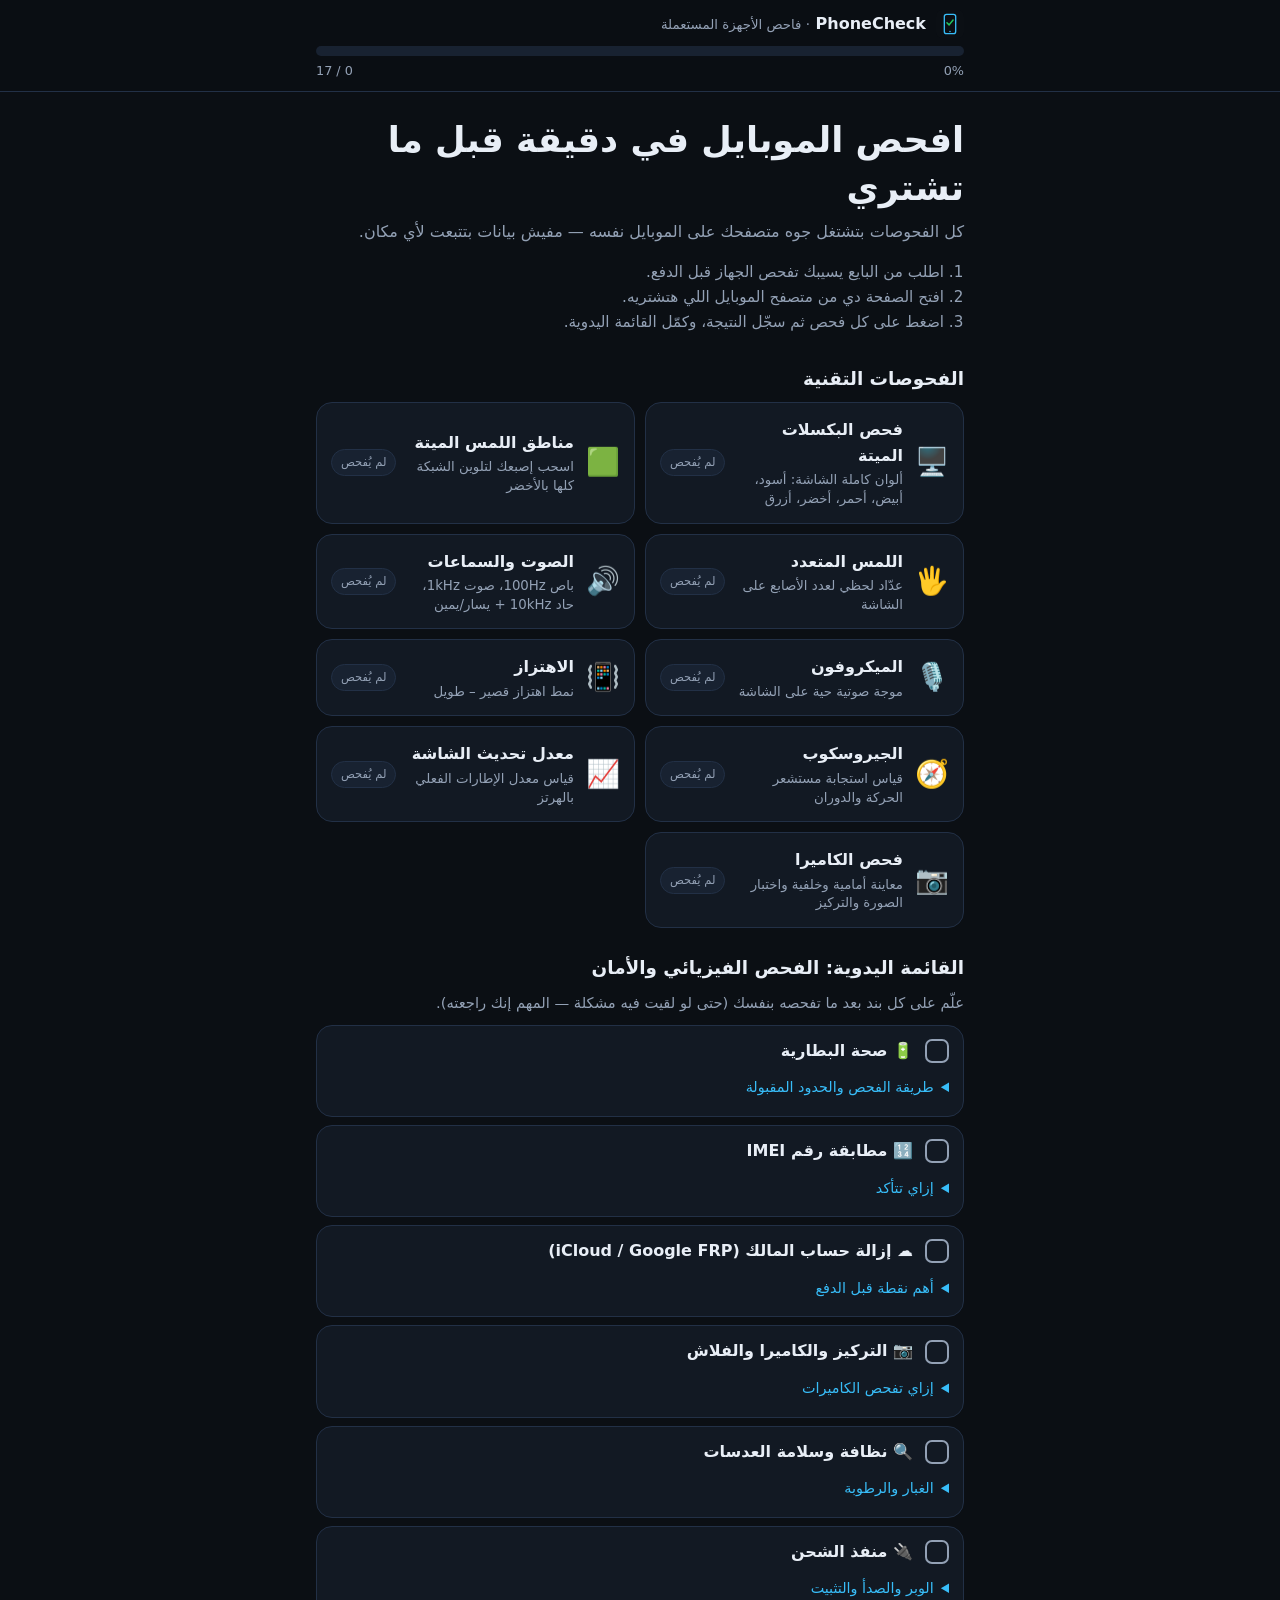
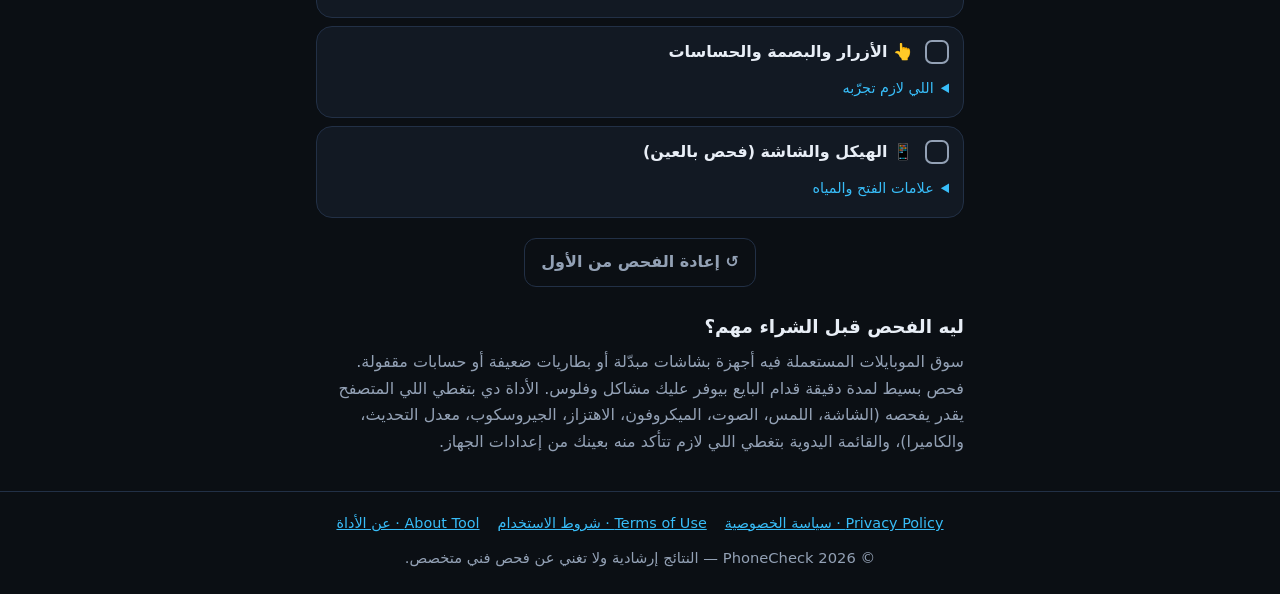
<file: index.html>
<!DOCTYPE html>
<html lang="ar" dir="rtl">
<head>
  <meta charset="utf-8">
  <meta name="viewport" content="width=device-width, initial-scale=1, viewport-fit=cover">
  <title>PhoneCheck | فاحص الأجهزة المستعملة — افحص الموبايل في دقيقة</title>
  <meta name="description" content="أداة مجانية تعمل بالكامل داخل متصفحك لفحص الموبايلات المستعملة قبل الشراء: البكسلات الميتة، اللمس، الصوت، الميكروفون، الاهتزاز وقائمة فحص يدوي.">
  <meta name="theme-color" content="#0b0f14">
  <link rel="manifest" href="manifest.webmanifest">
  <link rel="icon" href="icon.svg" type="image/svg+xml">
  <link rel="apple-touch-icon" href="icon.svg">
  <link rel="stylesheet" href="styles.css">
  <script src="app.js" defer></script>
</head>
<body>

  <!-- ===== Sticky top bar: brand + overall progress ===== -->
  <header class="topbar">
    <div class="wrap">
      <div class="brand">
        <img src="icon.svg" alt="" width="28" height="28">
        <span>PhoneCheck <small>· فاحص الأجهزة المستعملة</small></span>
      </div>
      <div class="progress" id="progress" role="progressbar" aria-label="تقدم الفحص"
           aria-valuemin="0" aria-valuemax="100" aria-valuenow="0">
        <div class="progress-fill" id="bar-fill"></div>
      </div>
      <div class="progress-meta"><span id="pct">0%</span><span id="count">0 / 17</span></div>
    </div>
  </header>

  <main class="wrap">

    <!-- ===== Hero / quick instructions ===== -->
    <section class="hero">
      <h1>افحص الموبايل في دقيقة قبل ما تشتري</h1>
      <p>كل الفحوصات بتشتغل جوه متصفحك على الموبايل نفسه — مفيش بيانات بتتبعت لأي مكان.</p>
      <ol class="quick">
        <li>اطلب من البايع يسيبك تفحص الجهاز قبل الدفع.</li>
        <li>افتح الصفحة دي من متصفح الموبايل اللي هتشتريه.</li>
        <li>اضغط على كل فحص ثم سجّل النتيجة، وكمّل القائمة اليدوية.</li>
      </ol>
    </section>

    <!-- ===== Diagnostic modules ===== -->
    <section aria-labelledby="h-tests">
      <h2 id="h-tests">الفحوصات التقنية</h2>
      <div class="cards">
        <button class="card" type="button" data-test="pixel">
          <span class="card-icon" aria-hidden="true">🖥️</span>
          <span class="card-body"><strong>فحص البكسلات الميتة</strong><small>ألوان كاملة الشاشة: أسود، أبيض، أحمر، أخضر، أزرق</small></span>
          <span class="badge" data-badge="pixel">لم يُفحص</span>
        </button>
        <button class="card" type="button" data-test="grid">
          <span class="card-icon" aria-hidden="true">🟩</span>
          <span class="card-body"><strong>مناطق اللمس الميتة</strong><small>اسحب إصبعك لتلوين الشبكة كلها بالأخضر</small></span>
          <span class="badge" data-badge="grid">لم يُفحص</span>
        </button>
        <button class="card" type="button" data-test="multi">
          <span class="card-icon" aria-hidden="true">🖐️</span>
          <span class="card-body"><strong>اللمس المتعدد</strong><small>عدّاد لحظي لعدد الأصابع على الشاشة</small></span>
          <span class="badge" data-badge="multi">لم يُفحص</span>
        </button>
        <button class="card" type="button" data-test="audio">
          <span class="card-icon" aria-hidden="true">🔊</span>
          <span class="card-body"><strong>الصوت والسماعات</strong><small>باص 100Hz، صوت 1kHz، حاد 10kHz + يسار/يمين</small></span>
          <span class="badge" data-badge="audio">لم يُفحص</span>
        </button>
        <button class="card" type="button" data-test="mic">
          <span class="card-icon" aria-hidden="true">🎙️</span>
          <span class="card-body"><strong>الميكروفون</strong><small>موجة صوتية حية على الشاشة</small></span>
          <span class="badge" data-badge="mic">لم يُفحص</span>
        </button>
        <button class="card" type="button" data-test="vibe">
          <span class="card-icon" aria-hidden="true">📳</span>
          <span class="card-body"><strong>الاهتزاز</strong><small>نمط اهتزاز قصير – طويل</small></span>
          <span class="badge" data-badge="vibe">لم يُفحص</span>
        </button>
        <button class="card" type="button" data-test="gyro"><span class="card-icon" aria-hidden="true">🧭</span><span class="card-body"><strong>الجيروسكوب</strong><small>قياس استجابة مستشعر الحركة والدوران</small></span><span class="badge" data-badge="gyro">لم يُفحص</span></button>
        <button class="card" type="button" data-test="refresh"><span class="card-icon" aria-hidden="true">📈</span><span class="card-body"><strong>معدل تحديث الشاشة</strong><small>قياس معدل الإطارات الفعلي بالهرتز</small></span><span class="badge" data-badge="refresh">لم يُفحص</span></button>
        <button class="card" type="button" data-test="camera"><span class="card-icon" aria-hidden="true">📷</span><span class="card-body"><strong>فحص الكاميرا</strong><small>معاينة أمامية وخلفية واختبار الصورة والتركيز</small></span><span class="badge" data-badge="camera">لم يُفحص</span></button>
      </div>
    </section>

    <!-- ===== Physical & security checklist ===== -->
    <section aria-labelledby="h-check">
      <h2 id="h-check">القائمة اليدوية: الفحص الفيزيائي والأمان</h2>
      <p class="muted">علّم على كل بند بعد ما تفحصه بنفسك (حتى لو لقيت فيه مشكلة — المهم إنك راجعته).</p>
      <ul class="checklist">

        <li class="check">
          <label class="check-head"><input type="checkbox" data-check="battery"><span class="check-title">🔋 صحة البطارية</span></label>
          <details>
            <summary>طريقة الفحص والحدود المقبولة</summary>
            <div class="check-body">
              <p><strong>آيفون:</strong> الإعدادات ← البطارية ← صحة البطارية والشحن.</p>
              <ul>
                <li>فوق 85%: ممتاز.</li>
                <li>من 80% إلى 85%: مقبول.</li>
                <li>تحت 80%: محتاجة تبديل — اخصم التكلفة من السعر.</li>
                <li>لو ظهرت رسالة «قطعة غير أصلية» أو «صيانة» فالبطارية اتغيرت أو فيها مشكلة.</li>
              </ul>
              <p><strong>أندرويد:</strong> الإعدادات ← البطارية ← حالة/صحة البطارية (متاحة في أجهزة مثل Pixel وسامسونج One UI 6.1 وما بعده). لو مش موجودة، استخدم تطبيق الشركة المصنّعة (مثل Samsung Members). فوق 80% من السعة الأصلية يعتبر مقبول.</p>
              <p>لاحظ كمان: سخونة غير طبيعية أثناء الشحن أو نزول سريع للنسبة.</p>
            </div>
          </details>
        </li>

        <li class="check">
          <label class="check-head"><input type="checkbox" data-check="imei"><span class="check-title">🔢 مطابقة رقم IMEI</span></label>
          <details>
            <summary>إزاي تتأكد</summary>
            <div class="check-body">
              <ol>
                <li>افتح تطبيق الاتصال واطلب <code dir="ltr">*#06#</code> — هيظهر رقم/رقمين IMEI (الجهاز ثنائي الشريحة له رقمان).</li>
                <li>قارنه بالمطبوع على صينية الشريحة وعلى علبة الجهاز وبالمكتوب في الإعدادات ← حول الهاتف.</li>
                <li>أي اختلاف = احتمال قطع مبدّلة أو جهاز مشبوه، فاتجنب الشراء.</li>
                <li>اتأكد إن الجهاز مش مبلّغ عنه كمسروق، وإن حالة تسجيله لدى الجهة المنظمة للاتصالات في بلدك سليمة عشان ما يتقفلش عليك.</li>
              </ol>
            </div>
          </details>
        </li>

        <li class="check">
          <label class="check-head"><input type="checkbox" data-check="cloud"><span class="check-title">☁️ إزالة حساب المالك (iCloud / Google FRP)</span></label>
          <details>
            <summary>أهم نقطة قبل الدفع</summary>
            <div class="check-body">
              <p><strong>آيفون:</strong> الإعدادات ← اضغط على الاسم في الأعلى. لازم يكون الجهاز خارج حساب المالك (Find My متوقف). الأفضل تعمل «مسح كل المحتوى والإعدادات» قدام البايع وتتأكد إن الجهاز بعد التشغيل ما بيطلب Apple ID سابق (قفل التفعيل).</p>
              <p><strong>أندرويد:</strong> الإعدادات ← الحسابات: احذف حساب جوجل أو اعمل Factory Reset قدام البايع، وتأكد إن شاشة الإعداد ما بتطلب حساب سابق (حماية FRP).</p>
              <p>اتأكد كمان إن الجهاز مش تحت «إدارة الجهاز/MDM» لشركة، ومش مقفول على شبكة معينة.</p>
              <p class="warn">لو الجهاز لسه عليه حساب البايع ورفض يخرج منه — لا تشتري.</p>
            </div>
          </details>
        </li>

        <li class="check">
          <label class="check-head"><input type="checkbox" data-check="camera"><span class="check-title">📷 التركيز والكاميرا والفلاش</span></label>
          <details>
            <summary>إزاي تفحص الكاميرات</summary>
            <div class="check-body">
              <ul>
                <li>جرّب الكاميرا الخلفية والأمامية، صورة وفيديو.</li>
                <li>اضغط على جسم قريب ثم بعيد: التركيز لازم يتغير بسرعة بدون اهتزاز أو طنين.</li>
                <li>جرّب كل العدسات (واسعة/تيلي)، الزوم، والفلاش.</li>
                <li>راجع الصور: بقع ثابتة أو ضبابية = مشكلة في العدسة أو الحساس.</li>
              </ul>
            </div>
          </details>
        </li>

        <li class="check">
          <label class="check-head"><input type="checkbox" data-check="lens"><span class="check-title">🔍 نظافة وسلامة العدسات</span></label>
          <details>
            <summary>الغبار والرطوبة</summary>
            <div class="check-body">
              <ul>
                <li>افحص زجاج العدسة: شروخ أو خدوش؟</li>
                <li>دوّر على غبار أو بخار رطوبة <em>داخل</em> العدسة.</li>
                <li>صوّر ورقة بيضاء وشوف لو في بقع تظهر في نفس المكان بكل الصور.</li>
              </ul>
            </div>
          </details>
        </li>

        <li class="check">
          <label class="check-head"><input type="checkbox" data-check="port"><span class="check-title">🔌 منفذ الشحن</span></label>
          <details>
            <summary>الوبر والصدأ والتثبيت</summary>
            <div class="check-body">
              <ul>
                <li>نوّر بكشاف على المنفذ: وبر، تراب، صدأ أو أطراف مثنية؟</li>
                <li>جرّب شاحن وكابل: الشحن لازم يبدأ فوراً ويفضل ثابت لما تحرك الكابل بلطف.</li>
                <li>جرّب منفذ السماعة (لو موجود).</li>
              </ul>
            </div>
          </details>
        </li>

        <li class="check">
          <label class="check-head"><input type="checkbox" data-check="buttons"><span class="check-title">👆 الأزرار والبصمة والحساسات</span></label>
          <details>
            <summary>اللي لازم تجرّبه</summary>
            <div class="check-body">
              <ul>
                <li>أزرار الطاقة والصوت ومفتاح الصامت.</li>
                <li>بصمة الإصبع أو Face ID.</li>
                <li>Wi-Fi وBluetooth وشريحتك وGPS.</li>
                <li>اتصل بحد: سماعة المكالمات والميكروفون وحساس القرب (الشاشة تنطفي).</li>
                <li>تدوير الشاشة التلقائي.</li>
              </ul>
            </div>
          </details>
        </li>

        <li class="check">
          <label class="check-head"><input type="checkbox" data-check="body"><span class="check-title">📱 الهيكل والشاشة (فحص بالعين)</span></label>
          <details>
            <summary>علامات الفتح والمياه</summary>
            <div class="check-body">
              <ul>
                <li>شروخ، انبعاجات، فجوات غير متساوية بين الإطار والشاشة.</li>
                <li>براغي مخدوشة أو ناقصة = الجهاز اتفتح قبل كده.</li>
                <li>مؤشر السوائل داخل صينية الشريحة (في الأجهزة اللي فيها).</li>
                <li>ظلال أو حروق على الشاشة (Burn-in) أو خطوط أو تغيّر في اللون.</li>
              </ul>
            </div>
          </details>
        </li>

      </ul>
    </section>

    <!-- ===== Final summary (shown at 100%) ===== -->
    <section class="summary" id="summary" hidden aria-live="polite">
      <h2>ملخص الفحص</h2>
      <div id="summary-body"></div>
    </section>

    <div class="reset-row">
      <button class="btn btn-ghost" type="button" id="reset">↺ إعادة الفحص من الأول</button>
    </div>

    <!-- ===== Informational content ===== -->
    <section class="info">
      <h2>ليه الفحص قبل الشراء مهم؟</h2>
      <p>سوق الموبايلات المستعملة فيه أجهزة بشاشات مبدّلة أو بطاريات ضعيفة أو حسابات مقفولة. فحص بسيط لمدة دقيقة قدام البايع بيوفر عليك مشاكل وفلوس. الأداة دي بتغطي اللي المتصفح يقدر يفحصه (الشاشة، اللمس، الصوت، الميكروفون، الاهتزاز، الجيروسكوب، معدل التحديث، والكاميرا)، والقائمة اليدوية بتغطي اللي لازم تتأكد منه بعينك من إعدادات الجهاز.</p>
    </section>

  </main>

  <!-- ===== Footer (AdSense-friendly compliance links) ===== -->
  <footer class="footer">
    <div class="wrap">
      <nav aria-label="روابط الموقع">
        <a href="#privacy" data-legal="privacy">Privacy Policy · سياسة الخصوصية</a>
        <a href="#terms" data-legal="terms">Terms of Use · شروط الاستخدام</a>
        <a href="#about" data-legal="about">About Tool · عن الأداة</a>
      </nav>
      <p class="muted">© <span id="year">2026</span> PhoneCheck — النتائج إرشادية ولا تغني عن فحص فني متخصص.</p>
    </div>
  </footer>

  <!-- Full-screen test layer (pixel / grid / multi-touch) -->
  <div class="overlay" id="overlay" hidden></div>

  <!-- Bottom sheet (audio / mic / vibration / results / legal pages) -->
  <div class="sheet" id="sheet" hidden>
    <div class="sheet-backdrop" id="sheet-backdrop"></div>
    <div class="sheet-panel" role="dialog" aria-modal="true" aria-labelledby="sheet-title">
      <div class="sheet-head">
        <h2 id="sheet-title"></h2>
        <button class="icon-btn" type="button" id="sheet-close" aria-label="إغلاق">✕</button>
      </div>
      <div id="sheet-body"></div>
    </div>
  </div>

  <div class="toast" id="toast" role="status" hidden></div>
</body>
</html>
</file>
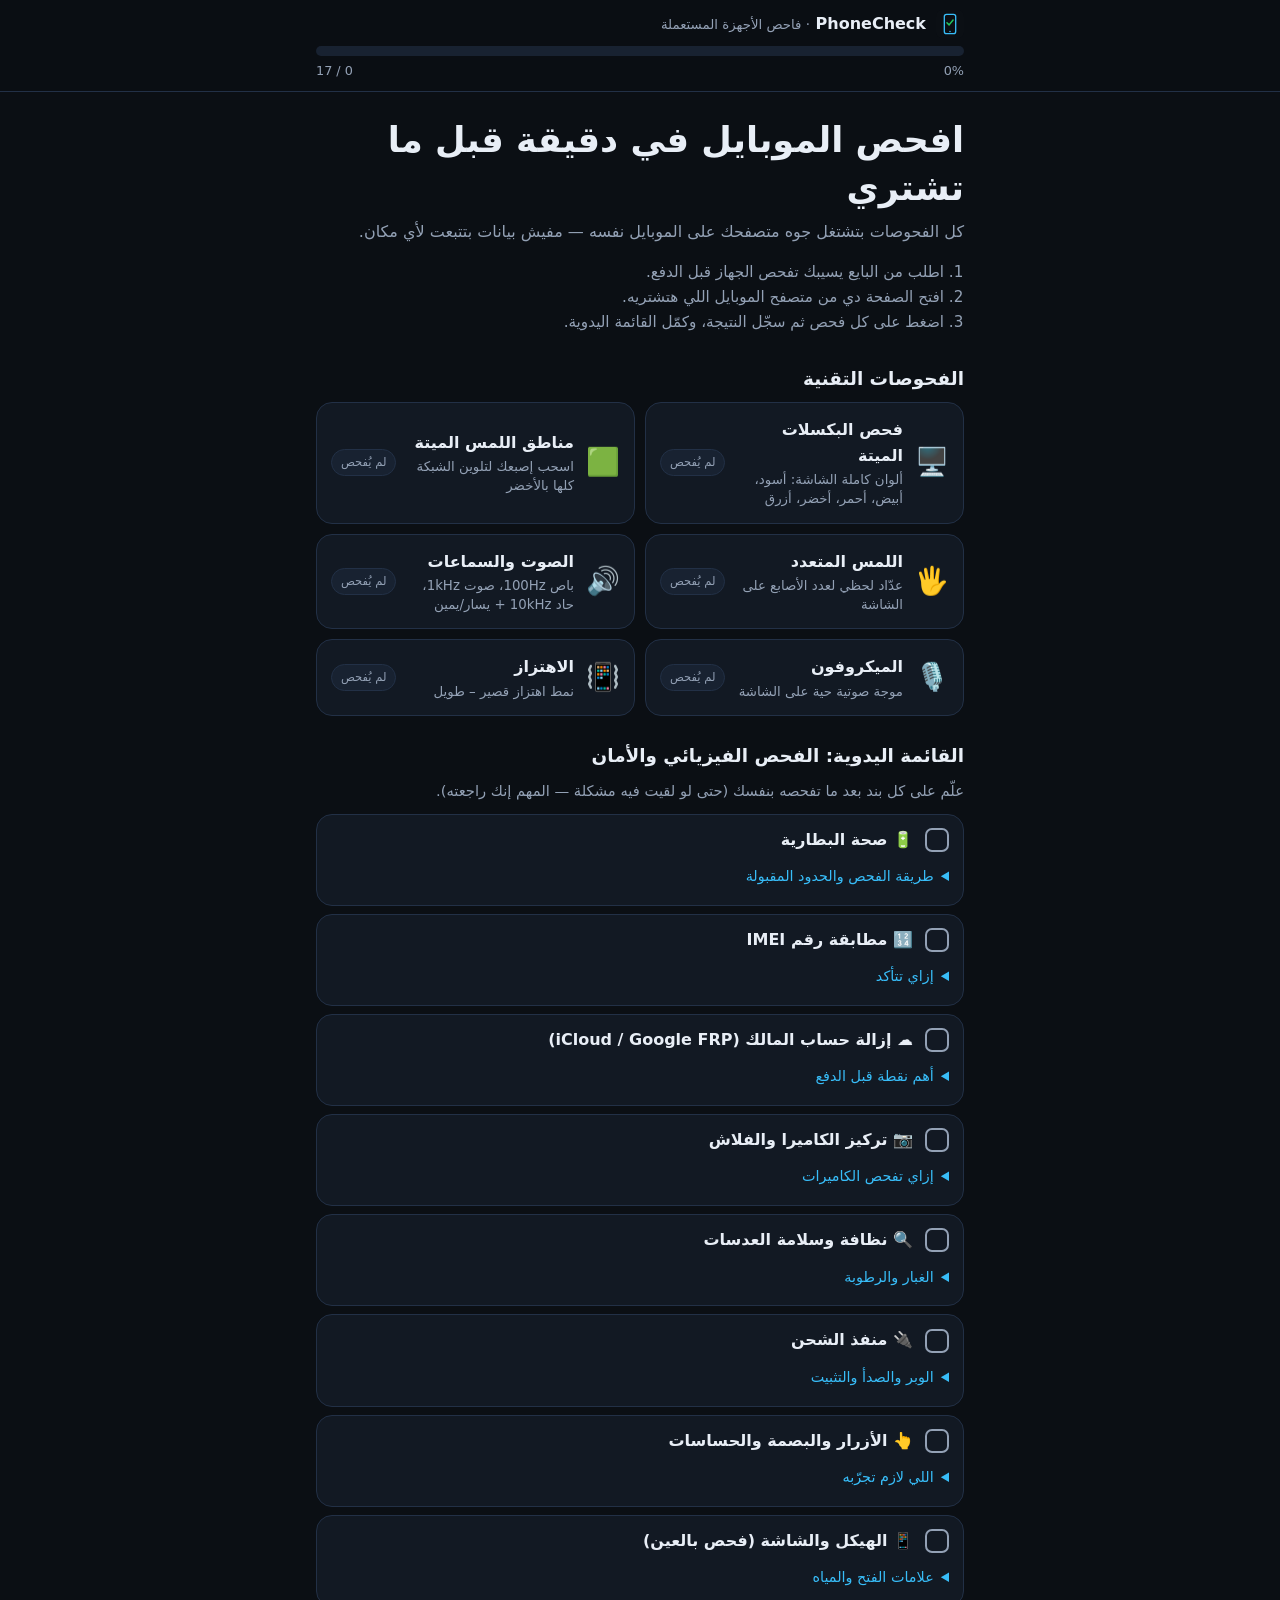
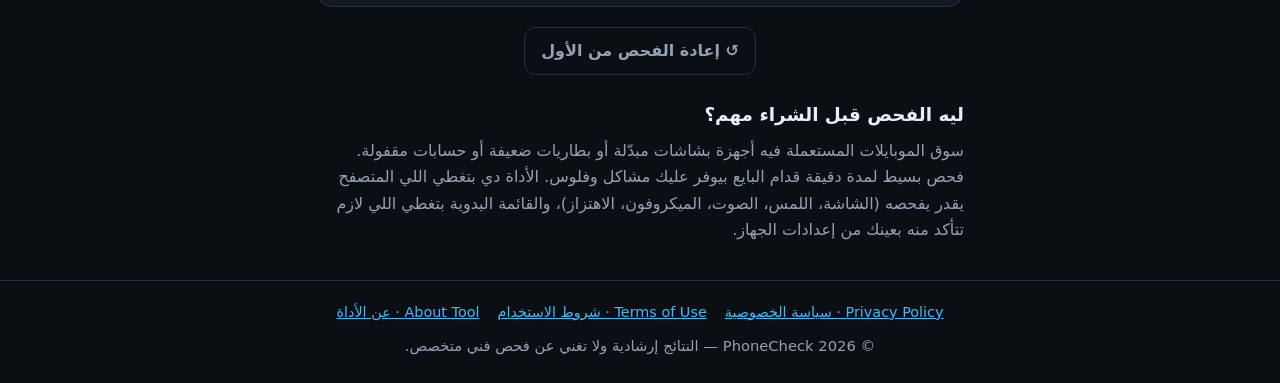
<file: index (2).html>
<!DOCTYPE html>
<html lang="ar" dir="rtl">
<head>
  <meta charset="utf-8">
  <meta name="viewport" content="width=device-width, initial-scale=1, viewport-fit=cover">
  <title>PhoneCheck | فاحص الأجهزة المستعملة — افحص الموبايل في دقيقة</title>
  <meta name="description" content="أداة مجانية تعمل بالكامل داخل متصفحك لفحص الموبايلات المستعملة قبل الشراء: البكسلات الميتة، اللمس، الصوت، الميكروفون، الاهتزاز وقائمة فحص يدوي.">
  <meta name="theme-color" content="#0b0f14">
  <link rel="manifest" href="manifest.webmanifest">
  <link rel="icon" href="icon.svg" type="image/svg+xml">
  <link rel="apple-touch-icon" href="icon.svg">
  <link rel="stylesheet" href="styles.css">
  <script src="app.js" defer></script>
</head>
<body>

  <!-- ===== Sticky top bar: brand + overall progress ===== -->
  <header class="topbar">
    <div class="wrap">
      <div class="brand">
        <img src="icon.svg" alt="" width="28" height="28">
        <span>PhoneCheck <small>· فاحص الأجهزة المستعملة</small></span>
      </div>
      <div class="progress" id="progress" role="progressbar" aria-label="تقدم الفحص"
           aria-valuemin="0" aria-valuemax="100" aria-valuenow="0">
        <div class="progress-fill" id="bar-fill"></div>
      </div>
      <div class="progress-meta"><span id="pct">0%</span><span id="count">0 / 14</span></div>
    </div>
  </header>

  <main class="wrap">

    <!-- ===== Hero / quick instructions ===== -->
    <section class="hero">
      <h1>افحص الموبايل في دقيقة قبل ما تشتري</h1>
      <p>كل الفحوصات بتشتغل جوه متصفحك على الموبايل نفسه — مفيش بيانات بتتبعت لأي مكان.</p>
      <ol class="quick">
        <li>اطلب من البايع يسيبك تفحص الجهاز قبل الدفع.</li>
        <li>افتح الصفحة دي من متصفح الموبايل اللي هتشتريه.</li>
        <li>اضغط على كل فحص ثم سجّل النتيجة، وكمّل القائمة اليدوية.</li>
      </ol>
    </section>

    <!-- ===== Diagnostic modules ===== -->
    <section aria-labelledby="h-tests">
      <h2 id="h-tests">الفحوصات التقنية</h2>
      <div class="cards">
        <button class="card" type="button" data-test="pixel">
          <span class="card-icon" aria-hidden="true">🖥️</span>
          <span class="card-body"><strong>فحص البكسلات الميتة</strong><small>ألوان كاملة الشاشة: أسود، أبيض، أحمر، أخضر، أزرق</small></span>
          <span class="badge" data-badge="pixel">لم يُفحص</span>
        </button>
        <button class="card" type="button" data-test="grid">
          <span class="card-icon" aria-hidden="true">🟩</span>
          <span class="card-body"><strong>مناطق اللمس الميتة</strong><small>اسحب إصبعك لتلوين الشبكة كلها بالأخضر</small></span>
          <span class="badge" data-badge="grid">لم يُفحص</span>
        </button>
        <button class="card" type="button" data-test="multi">
          <span class="card-icon" aria-hidden="true">🖐️</span>
          <span class="card-body"><strong>اللمس المتعدد</strong><small>عدّاد لحظي لعدد الأصابع على الشاشة</small></span>
          <span class="badge" data-badge="multi">لم يُفحص</span>
        </button>
        <button class="card" type="button" data-test="audio">
          <span class="card-icon" aria-hidden="true">🔊</span>
          <span class="card-body"><strong>الصوت والسماعات</strong><small>باص 100Hz، صوت 1kHz، حاد 10kHz + يسار/يمين</small></span>
          <span class="badge" data-badge="audio">لم يُفحص</span>
        </button>
        <button class="card" type="button" data-test="mic">
          <span class="card-icon" aria-hidden="true">🎙️</span>
          <span class="card-body"><strong>الميكروفون</strong><small>موجة صوتية حية على الشاشة</small></span>
          <span class="badge" data-badge="mic">لم يُفحص</span>
        </button>
        <button class="card" type="button" data-test="vibe">
          <span class="card-icon" aria-hidden="true">📳</span>
          <span class="card-body"><strong>الاهتزاز</strong><small>نمط اهتزاز قصير – طويل</small></span>
          <span class="badge" data-badge="vibe">لم يُفحص</span>
        </button>
      </div>
    </section>

    <!-- ===== Physical & security checklist ===== -->
    <section aria-labelledby="h-check">
      <h2 id="h-check">القائمة اليدوية: الفحص الفيزيائي والأمان</h2>
      <p class="muted">علّم على كل بند بعد ما تفحصه بنفسك (حتى لو لقيت فيه مشكلة — المهم إنك راجعته).</p>
      <ul class="checklist">

        <li class="check">
          <label class="check-head"><input type="checkbox" data-check="battery"><span class="check-title">🔋 صحة البطارية</span></label>
          <details>
            <summary>طريقة الفحص والحدود المقبولة</summary>
            <div class="check-body">
              <p><strong>آيفون:</strong> الإعدادات ← البطارية ← صحة البطارية والشحن.</p>
              <ul>
                <li>فوق 85%: ممتاز.</li>
                <li>من 80% إلى 85%: مقبول.</li>
                <li>تحت 80%: محتاجة تبديل — اخصم التكلفة من السعر.</li>
                <li>لو ظهرت رسالة «قطعة غير أصلية» أو «صيانة» فالبطارية اتغيرت أو فيها مشكلة.</li>
              </ul>
              <p><strong>أندرويد:</strong> الإعدادات ← البطارية ← حالة/صحة البطارية (متاحة في أجهزة مثل Pixel وسامسونج One UI 6.1 وما بعده). لو مش موجودة، استخدم تطبيق الشركة المصنّعة (مثل Samsung Members). فوق 80% من السعة الأصلية يعتبر مقبول.</p>
              <p>لاحظ كمان: سخونة غير طبيعية أثناء الشحن أو نزول سريع للنسبة.</p>
            </div>
          </details>
        </li>

        <li class="check">
          <label class="check-head"><input type="checkbox" data-check="imei"><span class="check-title">🔢 مطابقة رقم IMEI</span></label>
          <details>
            <summary>إزاي تتأكد</summary>
            <div class="check-body">
              <ol>
                <li>افتح تطبيق الاتصال واطلب <code dir="ltr">*#06#</code> — هيظهر رقم/رقمين IMEI (الجهاز ثنائي الشريحة له رقمان).</li>
                <li>قارنه بالمطبوع على صينية الشريحة وعلى علبة الجهاز وبالمكتوب في الإعدادات ← حول الهاتف.</li>
                <li>أي اختلاف = احتمال قطع مبدّلة أو جهاز مشبوه، فاتجنب الشراء.</li>
                <li>اتأكد إن الجهاز مش مبلّغ عنه كمسروق، وإن حالة تسجيله لدى الجهة المنظمة للاتصالات في بلدك سليمة عشان ما يتقفلش عليك.</li>
              </ol>
            </div>
          </details>
        </li>

        <li class="check">
          <label class="check-head"><input type="checkbox" data-check="cloud"><span class="check-title">☁️ إزالة حساب المالك (iCloud / Google FRP)</span></label>
          <details>
            <summary>أهم نقطة قبل الدفع</summary>
            <div class="check-body">
              <p><strong>آيفون:</strong> الإعدادات ← اضغط على الاسم في الأعلى. لازم يكون الجهاز خارج حساب المالك (Find My متوقف). الأفضل تعمل «مسح كل المحتوى والإعدادات» قدام البايع وتتأكد إن الجهاز بعد التشغيل ما بيطلب Apple ID سابق (قفل التفعيل).</p>
              <p><strong>أندرويد:</strong> الإعدادات ← الحسابات: احذف حساب جوجل أو اعمل Factory Reset قدام البايع، وتأكد إن شاشة الإعداد ما بتطلب حساب سابق (حماية FRP).</p>
              <p>اتأكد كمان إن الجهاز مش تحت «إدارة الجهاز/MDM» لشركة، ومش مقفول على شبكة معينة.</p>
              <p class="warn">لو الجهاز لسه عليه حساب البايع ورفض يخرج منه — لا تشتري.</p>
            </div>
          </details>
        </li>

        <li class="check">
          <label class="check-head"><input type="checkbox" data-check="camera"><span class="check-title">📷 تركيز الكاميرا والفلاش</span></label>
          <details>
            <summary>إزاي تفحص الكاميرات</summary>
            <div class="check-body">
              <ul>
                <li>جرّب الكاميرا الخلفية والأمامية، صورة وفيديو.</li>
                <li>اضغط على جسم قريب ثم بعيد: التركيز لازم يتغير بسرعة بدون اهتزاز أو طنين.</li>
                <li>جرّب كل العدسات (واسعة/تيلي)، الزوم، والفلاش.</li>
                <li>راجع الصور: بقع ثابتة أو ضبابية = مشكلة في العدسة أو الحساس.</li>
              </ul>
            </div>
          </details>
        </li>

        <li class="check">
          <label class="check-head"><input type="checkbox" data-check="lens"><span class="check-title">🔍 نظافة وسلامة العدسات</span></label>
          <details>
            <summary>الغبار والرطوبة</summary>
            <div class="check-body">
              <ul>
                <li>افحص زجاج العدسة: شروخ أو خدوش؟</li>
                <li>دوّر على غبار أو بخار رطوبة <em>داخل</em> العدسة.</li>
                <li>صوّر ورقة بيضاء وشوف لو في بقع تظهر في نفس المكان بكل الصور.</li>
              </ul>
            </div>
          </details>
        </li>

        <li class="check">
          <label class="check-head"><input type="checkbox" data-check="port"><span class="check-title">🔌 منفذ الشحن</span></label>
          <details>
            <summary>الوبر والصدأ والتثبيت</summary>
            <div class="check-body">
              <ul>
                <li>نوّر بكشاف على المنفذ: وبر، تراب، صدأ أو أطراف مثنية؟</li>
                <li>جرّب شاحن وكابل: الشحن لازم يبدأ فوراً ويفضل ثابت لما تحرك الكابل بلطف.</li>
                <li>جرّب منفذ السماعة (لو موجود).</li>
              </ul>
            </div>
          </details>
        </li>

        <li class="check">
          <label class="check-head"><input type="checkbox" data-check="buttons"><span class="check-title">👆 الأزرار والبصمة والحساسات</span></label>
          <details>
            <summary>اللي لازم تجرّبه</summary>
            <div class="check-body">
              <ul>
                <li>أزرار الطاقة والصوت ومفتاح الصامت.</li>
                <li>بصمة الإصبع أو Face ID.</li>
                <li>Wi-Fi وBluetooth وشريحتك وGPS.</li>
                <li>اتصل بحد: سماعة المكالمات والميكروفون وحساس القرب (الشاشة تنطفي).</li>
                <li>تدوير الشاشة التلقائي.</li>
              </ul>
            </div>
          </details>
        </li>

        <li class="check">
          <label class="check-head"><input type="checkbox" data-check="body"><span class="check-title">📱 الهيكل والشاشة (فحص بالعين)</span></label>
          <details>
            <summary>علامات الفتح والمياه</summary>
            <div class="check-body">
              <ul>
                <li>شروخ، انبعاجات، فجوات غير متساوية بين الإطار والشاشة.</li>
                <li>براغي مخدوشة أو ناقصة = الجهاز اتفتح قبل كده.</li>
                <li>مؤشر السوائل داخل صينية الشريحة (في الأجهزة اللي فيها).</li>
                <li>ظلال أو حروق على الشاشة (Burn-in) أو خطوط أو تغيّر في اللون.</li>
              </ul>
            </div>
          </details>
        </li>

      </ul>
    </section>

    <!-- ===== Final summary (shown at 100%) ===== -->
    <section class="summary" id="summary" hidden aria-live="polite">
      <h2>ملخص الفحص</h2>
      <div id="summary-body"></div>
    </section>

    <div class="reset-row">
      <button class="btn btn-ghost" type="button" id="reset">↺ إعادة الفحص من الأول</button>
    </div>

    <!-- ===== Informational content ===== -->
    <section class="info">
      <h2>ليه الفحص قبل الشراء مهم؟</h2>
      <p>سوق الموبايلات المستعملة فيه أجهزة بشاشات مبدّلة أو بطاريات ضعيفة أو حسابات مقفولة. فحص بسيط لمدة دقيقة قدام البايع بيوفر عليك مشاكل وفلوس. الأداة دي بتغطي اللي المتصفح يقدر يفحصه (الشاشة، اللمس، الصوت، الميكروفون، الاهتزاز)، والقائمة اليدوية بتغطي اللي لازم تتأكد منه بعينك من إعدادات الجهاز.</p>
    </section>

  </main>

  <!-- ===== Footer (AdSense-friendly compliance links) ===== -->
  <footer class="footer">
    <div class="wrap">
      <nav aria-label="روابط الموقع">
        <a href="#privacy" data-legal="privacy">Privacy Policy · سياسة الخصوصية</a>
        <a href="#terms" data-legal="terms">Terms of Use · شروط الاستخدام</a>
        <a href="#about" data-legal="about">About Tool · عن الأداة</a>
      </nav>
      <p class="muted">© <span id="year">2026</span> PhoneCheck — النتائج إرشادية ولا تغني عن فحص فني متخصص.</p>
    </div>
  </footer>

  <!-- Full-screen test layer (pixel / grid / multi-touch) -->
  <div class="overlay" id="overlay" hidden></div>

  <!-- Bottom sheet (audio / mic / vibration / results / legal pages) -->
  <div class="sheet" id="sheet" hidden>
    <div class="sheet-backdrop" id="sheet-backdrop"></div>
    <div class="sheet-panel" role="dialog" aria-modal="true" aria-labelledby="sheet-title">
      <div class="sheet-head">
        <h2 id="sheet-title"></h2>
        <button class="icon-btn" type="button" id="sheet-close" aria-label="إغلاق">✕</button>
      </div>
      <div id="sheet-body"></div>
    </div>
  </div>

  <div class="toast" id="toast" role="status" hidden></div>
</body>
</html>
</file>
<file: styles.css>
/* =========================================================
   PhoneCheck — styles.css
   Hand-written, dependency-free, mobile-first dark theme.
   (Utility-style tokens instead of the Tailwind CDN runtime,
   to keep LCP well under 1s and avoid third-party requests.)
   ========================================================= */

:root {
  --bg: #0b0f14;
  --surface: #121923;
  --surface-2: #182231;
  --border: #223046;
  --text: #e8eef6;
  --muted: #93a1b5;
  --accent: #38bdf8;
  --ok: #22c55e;
  --bad: #ef4444;
  --warn: #f59e0b;
  --radius: 16px;
  --safe-t: env(safe-area-inset-top, 0px);
  --safe-b: env(safe-area-inset-bottom, 0px);
}

*, *::before, *::after { box-sizing: border-box; margin: 0; }

html { -webkit-text-size-adjust: 100%; color-scheme: dark; scroll-behavior: smooth; }

body {
  background: var(--bg);
  color: var(--text);
  font: 16px/1.65 system-ui, -apple-system, "Segoe UI", Tahoma, "Noto Sans Arabic", "Noto Naskh Arabic", Arial, sans-serif;
  min-height: 100vh;
  -webkit-tap-highlight-color: transparent;
}
body.no-scroll { overflow: hidden; }

button { font: inherit; color: inherit; cursor: pointer; }
a { color: var(--accent); }
code { background: var(--surface-2); padding: 1px 6px; border-radius: 6px; font-size: .92em; }
h1, h2 { line-height: 1.35; }
h2 { font-size: 1.15rem; margin: 28px 0 10px; }
.muted { color: var(--muted); font-size: .92rem; }
.warn { color: var(--warn); }
:focus-visible { outline: 2px solid var(--accent); outline-offset: 2px; }

.wrap { max-width: 680px; margin: 0 auto; padding: 0 16px; }

/* ---------- Top bar & progress ---------- */
.topbar {
  position: sticky; top: 0; z-index: 20;
  padding: calc(10px + var(--safe-t)) 0 10px;
  background: rgba(11, 15, 20, .92);
  -webkit-backdrop-filter: blur(8px); backdrop-filter: blur(8px);
  border-bottom: 1px solid var(--border);
}
.brand { display: flex; align-items: center; gap: 10px; font-weight: 700; margin-bottom: 8px; }
.brand small { color: var(--muted); font-weight: 400; }
.progress { height: 10px; background: var(--surface-2); border-radius: 999px; overflow: hidden; }
.progress-fill {
  height: 100%; width: 0%;
  background: linear-gradient(90deg, var(--accent), var(--ok));
  border-radius: 999px; transition: width .35s ease;
}
.progress-meta { display: flex; justify-content: space-between; font-size: .8rem; color: var(--muted); margin-top: 4px; }

/* ---------- Hero ---------- */
.hero { padding: 24px 0 4px; }
.hero h1 { font-size: clamp(1.6rem, 6.5vw, 2.2rem); }
.hero > p { color: var(--muted); margin-top: 8px; }
.quick { margin: 14px 0 0; padding-inline-start: 20px; color: var(--muted); font-size: .95rem; }

/* ---------- Module cards ---------- */
.cards { display: grid; gap: 10px; grid-template-columns: 1fr; }
@media (min-width: 560px) { .cards { grid-template-columns: 1fr 1fr; } }

.card {
  display: flex; align-items: center; gap: 12px; text-align: start;
  width: 100%; padding: 14px;
  background: var(--surface); border: 1px solid var(--border); border-radius: var(--radius);
  transition: transform .12s ease, border-color .15s ease;
}
.card:active { transform: scale(.98); }
.card:hover { border-color: var(--accent); }
.card-icon { font-size: 1.7rem; flex: none; }
.card-body { flex: 1; display: grid; gap: 2px; min-width: 0; }
.card-body small { color: var(--muted); line-height: 1.4; }

.badge {
  flex: none; font-size: .72rem; padding: 3px 9px; border-radius: 999px;
  background: var(--surface-2); color: var(--muted); border: 1px solid var(--border); white-space: nowrap;
}
.badge[data-status="pass"] { color: var(--ok);  border-color: var(--ok);  background: rgba(34,197,94,.12); }
.badge[data-status="fail"] { color: var(--bad); border-color: var(--bad); background: rgba(239,68,68,.12); }
.badge[data-status="skip"] { color: var(--warn); border-color: var(--warn); background: rgba(245,158,11,.12); }

/* ---------- Checklist ---------- */
.checklist { list-style: none; padding: 0; display: grid; gap: 8px; margin-top: 10px; }
.check { background: var(--surface); border: 1px solid var(--border); border-radius: var(--radius); padding: 12px 14px; transition: border-color .15s; }
.check.done { border-color: rgba(34,197,94,.55); }
.check-head { display: flex; align-items: center; gap: 12px; cursor: pointer; }
.check-title { font-weight: 600; }
.check.done .check-title { color: var(--ok); }

input[type="checkbox"] {
  appearance: none; -webkit-appearance: none; flex: none;
  width: 24px; height: 24px; margin: 0;
  border: 2px solid var(--muted); border-radius: 7px; background: transparent;
  display: grid; place-content: center; cursor: pointer;
}
input[type="checkbox"]::after {
  content: ""; width: 12px; height: 7px;
  border: solid #04210f; border-width: 0 0 3px 3px;
  transform: rotate(-45deg) scale(0); transition: transform .12s ease; margin-top: -2px;
}
input[type="checkbox"]:checked { background: var(--ok); border-color: var(--ok); }
input[type="checkbox"]:checked::after { transform: rotate(-45deg) scale(1); }

details { margin-top: 8px; }
summary { color: var(--accent); cursor: pointer; font-size: .9rem; padding: 4px 0; }
.check-body { color: var(--muted); font-size: .94rem; display: grid; gap: 8px; padding-top: 6px; }
.check-body ul, .check-body ol { padding-inline-start: 20px; display: grid; gap: 4px; }
.check-body strong { color: var(--text); }

/* ---------- Summary / info / footer ---------- */
.summary { margin-top: 24px; padding: 16px; border-radius: var(--radius); border: 1px solid var(--border); background: var(--surface); }
.summary h2 { margin-top: 0; }
.summary[data-verdict="good"] { border-color: var(--ok); }
.summary[data-verdict="bad"] { border-color: var(--bad); }
#summary-body { display: grid; gap: 8px; }
#summary-body ul { padding-inline-start: 20px; }

.reset-row { margin-top: 20px; display: flex; justify-content: center; }
.info p { color: var(--muted); }

.footer { margin-top: 36px; padding: 20px 0 calc(24px + var(--safe-b)); border-top: 1px solid var(--border); text-align: center; }
.footer nav { display: flex; flex-wrap: wrap; justify-content: center; gap: 8px 18px; margin-bottom: 10px; font-size: .9rem; }

/* ---------- Buttons ---------- */
.btn {
  display: inline-flex; align-items: center; justify-content: center; gap: 6px;
  min-height: 48px; padding: 10px 16px;
  border-radius: 12px; border: 1px solid var(--border); background: var(--surface-2); font-weight: 600;
}
.btn:active { transform: scale(.98); }
.btn-primary { background: var(--accent); border-color: var(--accent); color: #04202e; }
.btn-ok  { background: rgba(34,197,94,.15);  border-color: var(--ok);  color: var(--ok); }
.btn-bad { background: rgba(239,68,68,.15);  border-color: var(--bad); color: var(--bad); }
.btn-ghost { background: transparent; color: var(--muted); }
.btn.playing { border-color: var(--accent); color: var(--accent); box-shadow: 0 0 0 3px rgba(56,189,248,.25); }
.btn-row { display: grid; grid-template-columns: 1fr 1fr; gap: 10px; margin-top: 14px; }
.btn-row.three { grid-template-columns: 1fr 1fr 1fr; }
.btn small { display: block; font-weight: 400; color: var(--muted); font-size: .72rem; }
.icon-btn { width: 40px; height: 40px; border-radius: 50%; border: 1px solid var(--border); background: var(--surface-2); }

/* ---------- Full-screen overlay (tests) ---------- */
.overlay {
  position: fixed; inset: 0; z-index: 100;
  width: 100%; height: 100vh; height: 100dvh;
  direction: ltr;                 /* keeps grid/coordinate maths left-to-right */
  touch-action: none; user-select: none; -webkit-user-select: none; -webkit-touch-callout: none;
  overflow: hidden; background: #000;
}
.overlay[hidden] { display: none; }

.hud {
  position: absolute; z-index: 5; direction: rtl;
  top: calc(8px + var(--safe-t)); left: 8px; right: 8px;
  display: flex; justify-content: space-between; align-items: center; gap: 8px;
  pointer-events: none;
}
.pill {
  background: rgba(0,0,0,.72); color: #fff;
  border: 1px solid rgba(255,255,255,.4); border-radius: 999px;
  padding: 6px 14px; font-size: .9rem;
}
.exit-btn { pointer-events: auto; min-height: 40px; font-weight: 700; }
.exit-btn.ready { background: var(--ok); border-color: var(--ok); color: #03200d; }
.pill-fade { opacity: 0; transition: opacity .25s ease; max-width: 70%; text-align: center; }
.pill-fade.show { opacity: 1; }

/* dead-zone grid */
.grid { position: absolute; inset: 0; display: grid; gap: 2px; background: #000; }
.cell { background: #3a3f47; }
.cell.on { background: var(--ok); }

/* multi-touch */
.multi-center {
  position: absolute; inset: 0; z-index: 1; direction: rtl;
  display: grid; place-content: center; text-align: center; gap: 6px;
  color: #cbd5e1; pointer-events: none; padding: 20px;
}
.multi-count { font-size: 7rem; font-weight: 800; line-height: 1; color: #fff; }
.dot {
  position: absolute; left: 0; top: 0; z-index: 2;
  width: 84px; height: 84px; margin: -42px 0 0 -42px;
  border-radius: 50%; border: 3px solid #fff; background: rgba(56,189,248,.45);
  display: grid; place-items: center; font-weight: 700; font-size: 1.4rem; color: #fff;
  pointer-events: none;
}

.alert-box {
  position: absolute; z-index: 10; left: 50%; top: 50%; transform: translate(-50%, -50%);
  width: min(86vw, 340px); direction: rtl; text-align: center;
  background: var(--surface); border: 1px solid var(--ok); border-radius: 20px; padding: 22px;
  display: grid; gap: 8px; box-shadow: 0 20px 60px rgba(0,0,0,.6);
}
.alert-box .emoji { font-size: 2.4rem; }
.alert-box p { color: var(--muted); }

/* ---------- Bottom sheet ---------- */
.sheet { position: fixed; inset: 0; z-index: 200; display: flex; align-items: flex-end; justify-content: center; }
.sheet[hidden] { display: none; }
.sheet-backdrop { position: absolute; inset: 0; background: rgba(0,0,0,.65); }
.sheet-panel {
  position: relative; width: 100%; max-width: 680px;
  max-height: 88vh; max-height: 88dvh; overflow: auto;
  background: var(--surface); border: 1px solid var(--border); border-bottom: 0;
  border-radius: 20px 20px 0 0;
  padding: 14px 16px calc(18px + var(--safe-b));
  animation: slide-up .22s ease-out;
}
.sheet-head { display: flex; align-items: center; justify-content: space-between; gap: 10px; margin-bottom: 8px; }
.sheet-head h2 { margin: 0; font-size: 1.1rem; }
#sheet-body { display: grid; gap: 10px; }
#sheet-body h3 { font-size: 1rem; margin-top: 8px; }
#sheet-body p, #sheet-body li { color: var(--muted); font-size: .95rem; }
#sheet-body ul { padding-inline-start: 20px; display: grid; gap: 4px; }
.group-title { font-weight: 700; margin-top: 4px; }

.wave { width: 100%; height: 150px; background: #0a1017; border: 1px solid var(--border); border-radius: 12px; display: block; }
.meter { height: 8px; background: var(--surface-2); border-radius: 999px; overflow: hidden; }
.meter > i { display: block; height: 100%; width: 0; background: var(--ok); transition: width .06s linear; }

/* ---------- Toast ---------- */
.toast {
  position: fixed; z-index: 300; left: 50%; transform: translateX(-50%);
  bottom: calc(24px + var(--safe-b));
  background: #e8eef6; color: #0b0f14; padding: 10px 16px; border-radius: 999px;
  font-size: .9rem; max-width: 90vw; text-align: center;
}
.toast[hidden] { display: none; }

@keyframes slide-up { from { transform: translateY(40px); opacity: 0; } to { transform: none; opacity: 1; } }

@media (prefers-reduced-motion: reduce) {
  *, *::before, *::after { animation: none !important; transition: none !important; scroll-behavior: auto !important; }
}


.sensor-status{color:var(--muted)}
.sensor-grid{display:grid;grid-template-columns:repeat(3,1fr);gap:8px;margin:6px 0}.sensor-grid>div{display:grid;gap:3px;text-align:center;padding:12px 8px;background:var(--surface-2);border:1px solid var(--border);border-radius:12px}.sensor-grid strong{color:var(--accent);font-size:1.1rem}.sensor-grid span{direction:ltr;font-variant-numeric:tabular-nums}
.refresh-value{display:grid;place-items:center;min-height:120px;margin:4px 0;font-size:clamp(3rem,15vw,5rem);font-weight:800;line-height:1;color:var(--accent);background:var(--surface-2);border:1px solid var(--border);border-radius:16px;font-variant-numeric:tabular-nums}
.camera-preview{width:100%;aspect-ratio:4/3;display:block;object-fit:cover;background:#05080b;border:1px solid var(--border);border-radius:14px}.btn:disabled{opacity:.45;cursor:not-allowed}@media(max-width:380px){.sensor-grid{grid-template-columns:1fr}}
</file>
